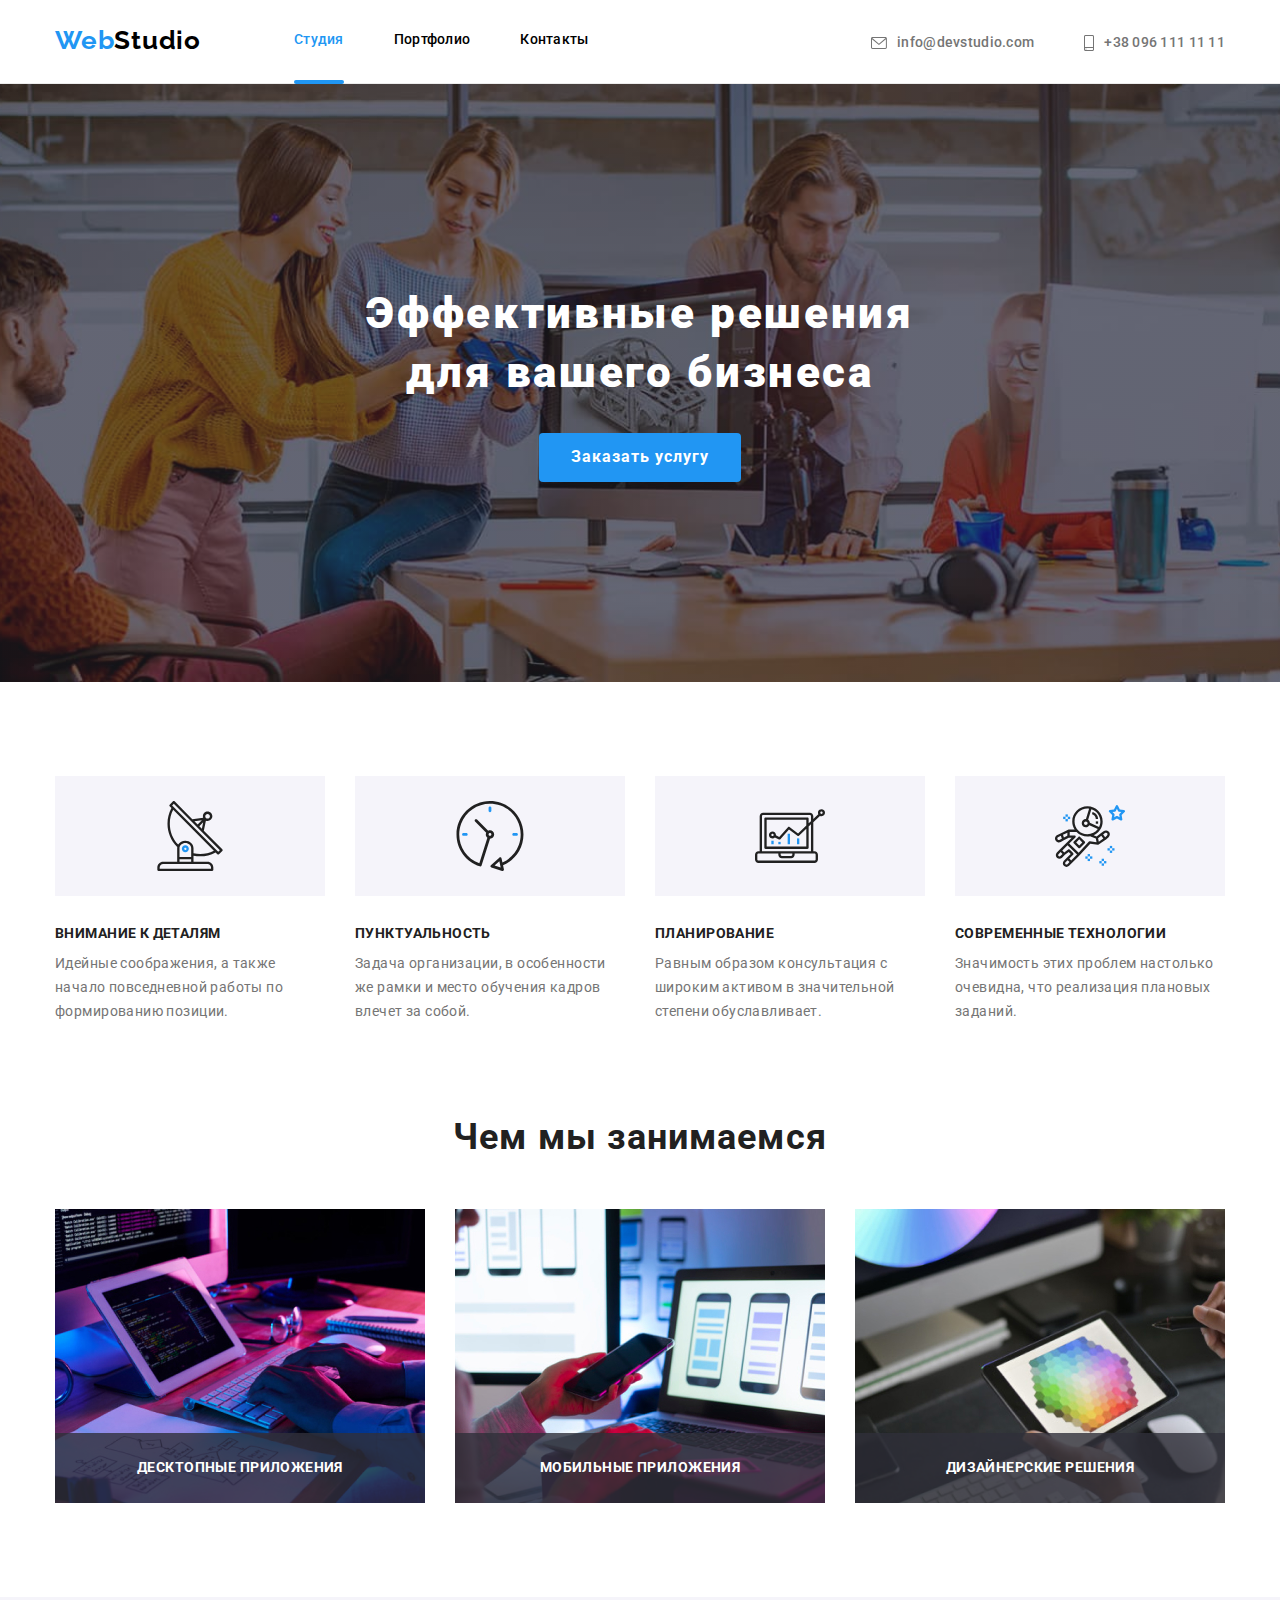
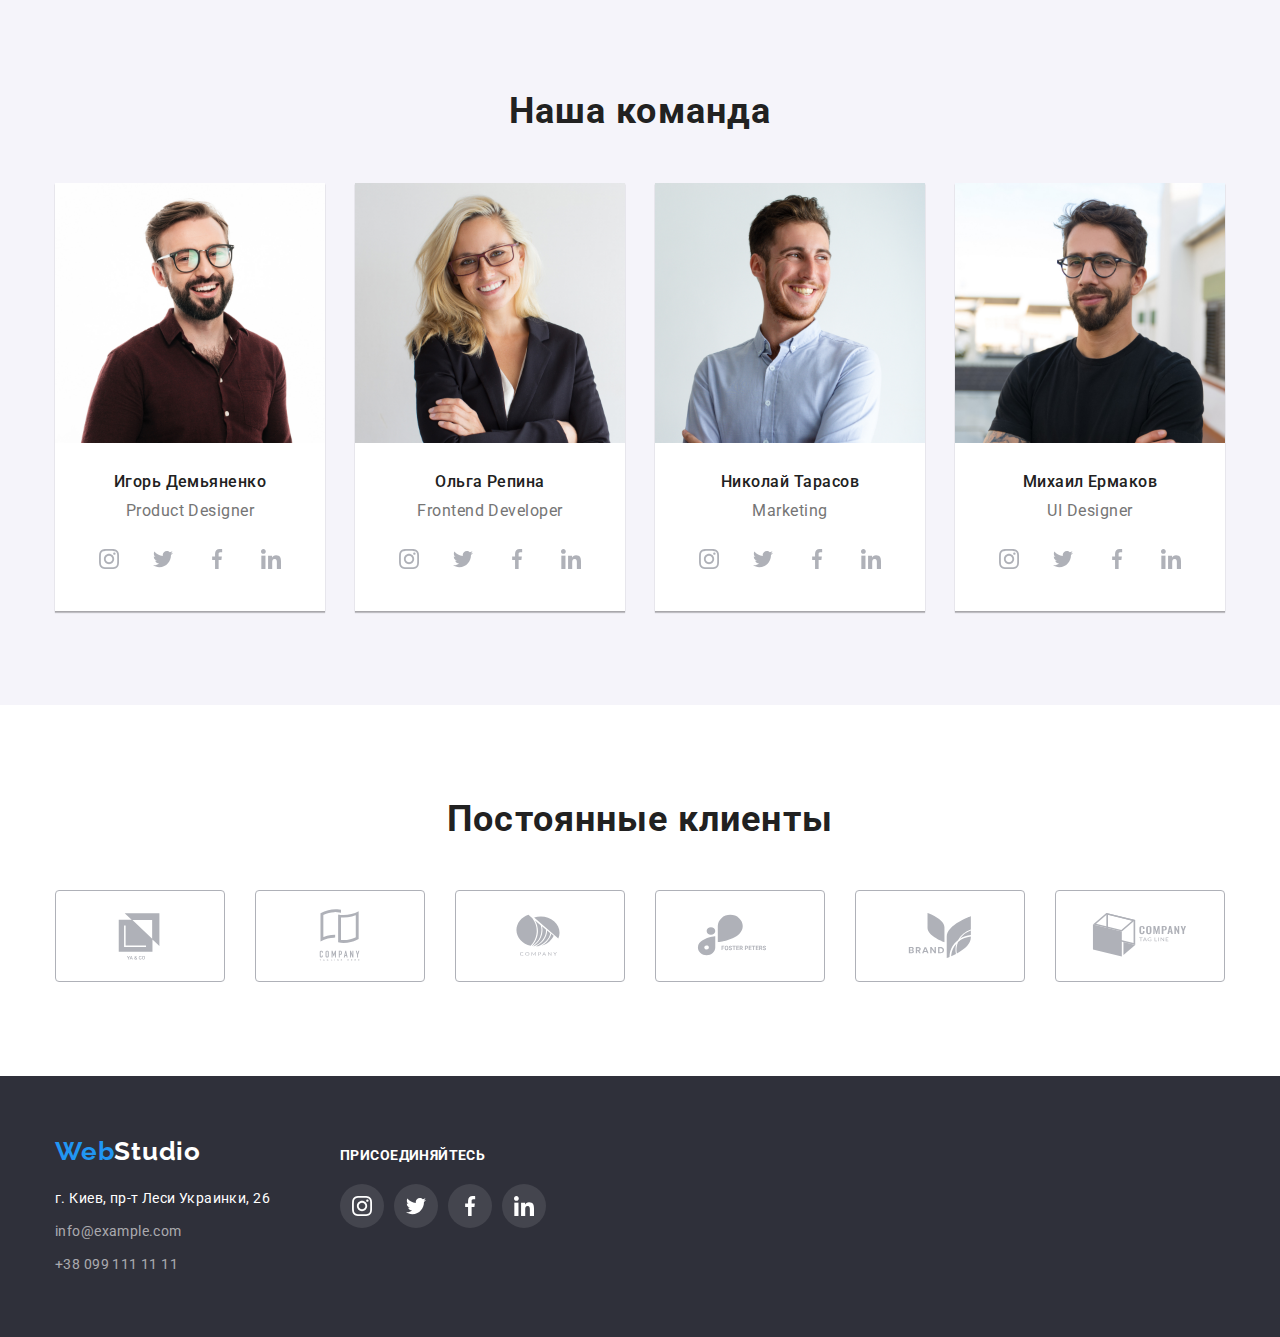
<file: index.html>
<!DOCTYPE html>
<html lang="ru">
<head>
    <meta charset="UTF-8">
    <meta http-equiv="X-UA-Compatible" content="IE=edge">
    <meta name="viewport" content="width=device-width, initial-scale=1.0">
    <link href="https://fonts.googleapis.com/css2?family=Raleway:wght@700&family=Roboto:wght@400;500;700;900&display=swap"
        rel="stylesheet">
    <title lang="en">WebStudio</title>
    <link rel="stylesheet" href="https://cdnjs.cloudflare.com/ajax/libs/modern-normalize/1.1.0/modern-normalize.css"
        integrity="sha512-Y0MM+V6ymRKN2zStTqzQ227DWhhp4Mzdo6gnlRnuaNCbc+YN/ZH0sBCLTM4M0oSy9c9VKiCvd4Jk44aCLrNS5Q=="
        crossorigin="anonymous" referrerpolicy="no-referrer" />
    <link rel="stylesheet" href="./css/styles.css">
</head>
<body>
    <header class="header">
        <div class="container flex-container">
            <nav class="header-nav-container">
                <a class="logo" lang="en" href=""><span class="logo-web">Web</span>Studio</a>
                <ul class="header-list list">
                    <li class="header-list-item"><a class="current-page header-list-item-link" href="./index.html">Студия</a></li>
                    <li class="header-list-item"><a class="header-list-item-link" href="./portfolio.html">Портфолио</a>
                    </li>
                    <li class="header-list-item"><a class="header-list-item-link" href="">Контакты</a></li>
                </ul>
            </nav>
            <ul class="header-contacts list">
                <li class="contacts-item">
                    <a class="contacts-item-link"href="mailto:info@devstudio.com ">
                        <svg class="icon-contact-item" >
                            <use href="./images/portfolio/icon/icons.svg#icon-envelope"></use>
                        </svg>info@devstudio.com</a>
                </li>
                <li class="contacts-item">
                    <a class="contacts-item-link" href="tel:+380961111111">
                        <svg class="icon-contact-item smartphone">
                            <use href="./images/portfolio/icon/icons.svg#icon-smartphone"></use>
                        </svg> 
                        +38 096 111 11 11
                    </a>
                </li>
            </ul>
        </div>
    </header>
        <main class="main">
                <section class="main-decision-section">
                    <div class="container">
                        <h1 class="main-title-business">Эффективные решения <br> для вашего бизнеса</h1>
                        <button data-modal-open class="model-button button" type="button">Заказать услугу</button>
                       
                    </div>
                </section>
            <section class="main-description-section section">
                <div class="container">
                    <h2 class="visually-hidden-title" lang="en">Properties</h2>
                    <ul class="main-properties-list list">
                        <li class="main-properties-list-item">
                            <div class="icon-container">
                                <svg class="icon">
                                    <use href="./images/portfolio/icon/icons.svg#icon-antenna"></use>
                                </svg>
                            </div>
                            <h3 class="business-title">Внимание к деталям</h3>
                            <p class="business-description">Идейные соображения, а также начало повседневной работы по формированию позиции.
                            </p>
                        </li>
                        <li class="main-properties-list-item">
                            <div class="icon-container">
                                <svg class="icon">
                                    <use href="./images/portfolio/icon/icons.svg#icon-clock"></use>
                                </svg>
                            </div>
                            <h3 class="business-title">Пунктуальность</h3>
                            <p class="business-description">Задача организации, в особенности же рамки и место обучения кадров влечет за
                                собой.</p>
                        </li>
                        <li class="main-properties-list-item">
                            <div class="icon-container">
                                <svg class="icon">
                                    <use href="./images/portfolio/icon/icons.svg#icon-diagram"></use>
                                </svg>
                            </div>
                            <h3 class="business-title">Планирование</h3>
                            <p class="business-description">Равным образом консультация с широким активом в значительной степени
                                обуславливает.</p>
                        </li>
                        <li class="main-properties-list-item">
                            <div class="icon-container">
                                <svg class="icon">
                                    <use href="./images/portfolio/icon/icons.svg#icon-astronaut"></use>
                                </svg>
                            </div>
                            <h3 class="business-title">Современные технологии</h3>
                            <p class="business-description">Значимость этих проблем настолько очевидна, что реализация плановых заданий.</p>
                        </li>
                    </ul>
                </div>
            </section>
            <section class="our-job-section section">
                <div class="container">
                    <h2 class="job-title">Чем мы занимаемся</h2>
                    <ul class="example-images list">
                        <li class="example-img-item">
                            <img src="./images/business1.jpg" width="370" alt="печать на клавиатуре">
                            <p class="example-text">Десктопные приложения</p>
                        </li>
                        <li class="example-img-item">
                            <img src="./images/business2.jpg" width="370" alt="телефон в руке">
                            <p class="example-text">Мобильные приложения</p>
                        </li>
                        <li class="example-img-item">
                            <img src="./images/business3.jpg" width="370" alt="работа на планшете">
                            <p class="example-text">Дизайнерские решения</p>
                        </li>
                    </ul>
                </div>
            </section>
            <section class="team-section section">
                    <div class="container">
                        <h2 class="team-title">Наша команда</h2>
                        <ul class="team-list list">
                            <li class="studio-team-list-item">
                                <img class="team-person-photo" src="./images/team/Igor.jpg" width="270" alt="мужчина в очках улыбается">
                                <div class="team-description-section">
                                    <h3 class="team-person-title">Игорь Демьяненко</h3>
                                    <p class="team-person-description">Product Designer</p>
                                    <ul class="list icon-team-network-list">
                                        <li class="icon-team-network-item">
                                            <a class="icon-background-team" href="">
                                                <svg class="icon-team">
                                                    <use href="./images/portfolio/icon/icons.svg#icon-instagram"></use>
                                                </svg>
                                            </a> 
                                        </li>
                                        <li class="icon-team-network-item">
                                            <a class="icon-background-team" href="">
                                                <svg class="icon-team">
                                                    <use href="./images/portfolio/icon/icons.svg#icon-twitter"></use>
                                                </svg>
                                            </a>
                                        </li>
                                        <li class="icon-team-network-item">
                                            <a class="icon-background-team" href="">
                                                <svg class="icon-team">
                                                    <use href="./images/portfolio/icon/icons.svg#icon-facebook"></use>
                                                </svg>
                                            </a>
                                        </li>
                                        <li class="icon-team-network-item">
                                            <a class="icon-background-team" href="">
                                                <svg class="icon-team">
                                                    <use href="./images/portfolio/icon/icons.svg#icon-linkedin"></use>
                                                </svg>
                                            </a>
                                        </li>
                                    </ul>
                                </div>
                            </li>
                            <li class="studio-team-list-item">
                                <img class="team-person-photo" src="./images/team/Olga.jpg" width="270" alt="девушка улыбается">
                                <div class="team-description-section">
                                    <h3 class="team-person-title">Ольга Репина</h3>
                                    <p class="team-person-description">Frontend Developer</p>
                                    <ul class="list icon-team-network-list">
                                        <li class="icon-team-network-item">
                                            <a class="icon-background-team" href="">
                                                <svg class="icon-team">
                                                    <use href="./images/portfolio/icon/icons.svg#icon-instagram"></use>
                                                </svg>
                                            </a> 
                                        </li>
                                        <li class="icon-team-network-item">
                                            <a class="icon-background-team" href="">
                                                <svg class="icon-team">
                                                    <use href="./images/portfolio/icon/icons.svg#icon-twitter"></use>
                                                </svg>
                                            </a>
                                        </li>
                                        <li class="icon-team-network-item">
                                            <a class="icon-background-team" href="">
                                                <svg class="icon-team">
                                                    <use href="./images/portfolio/icon/icons.svg#icon-facebook"></use>
                                                </svg>
                                            </a>
                                        </li>
                                        <li class="icon-team-network-item">
                                            <a class="icon-background-team" href="">
                                                <svg class="icon-team">
                                                    <use href="./images/portfolio/icon/icons.svg#icon-linkedin"></use>
                                                </svg>
                                            </a>
                                        </li>
                                    </ul>
                                </div>
                            </li>
                            <li class="studio-team-list-item">
                                <img class="team-person-photo" src="./images/team/Nikolai.jpg" width="270" alt="мужчина улыбается">
                                <div class="team-description-section">
                                    <h3 class="team-person-title">Николай Тарасов</h3>
                                    <p class="team-person-description">Marketing</p>
                                    <ul class="list icon-team-network-list">
                                        <li class="icon-team-network-item">
                                            <a class="icon-background-team" href="">
                                                <svg class="icon-team">
                                                    <use href="./images/portfolio/icon/icons.svg#icon-instagram"></use>
                                                </svg>
                                            </a> 
                                        </li>
                                        <li class="icon-team-network-item">
                                            <a class="icon-background-team" href="">
                                                <svg class="icon-team">
                                                    <use href="./images/portfolio/icon/icons.svg#icon-twitter"></use>
                                                </svg>
                                            </a>
                                        </li>
                                        <li class="icon-team-network-item">
                                            <a class="icon-background-team" href="">
                                                <svg class="icon-team">
                                                    <use href="./images/portfolio/icon/icons.svg#icon-facebook"></use>
                                                </svg>
                                            </a>
                                        </li>
                                        <li class="icon-team-network-item">
                                            <a class="icon-background-team" href="">
                                                <svg class="icon-team">
                                                    <use href="./images/portfolio/icon/icons.svg#icon-linkedin"></use>
                                                </svg>
                                            </a>
                                        </li>
                                    </ul>
                                </div> 
                            </li>
                            <li class="studio-team-list-item">
                                <img class="team-person-photo" src="./images/team/Michael.jpg" width="270" alt="Мужчина в очках">
                                <div class="team-description-section">
                                    <h3 class="team-person-title">Михаил Ермаков</h3>
                                    <p class="team-person-description">UI Designer</p>
                                    <ul class="list icon-team-network-list">
                                        <li class="icon-team-network-item">
                                            <a class="icon-background-team" href="">
                                                <svg class="icon-team">
                                                    <use href="./images/portfolio/icon/icons.svg#icon-instagram"></use>
                                                </svg>
                                            </a> 
                                        </li>
                                        <li class="icon-team-network-item">
                                            <a class="icon-background-team" href="">
                                                <svg class="icon-team">
                                                    <use href="./images/portfolio/icon/icons.svg#icon-twitter"></use>
                                                </svg>
                                            </a>
                                        </li>
                                        <li class="icon-team-network-item">
                                            <a class="icon-background-team" href="">
                                                <svg class="icon-team">
                                                    <use href="./images/portfolio/icon/icons.svg#icon-facebook"></use>
                                                </svg>
                                            </a>
                                        </li>
                                        <li class="icon-team-network-item">
                                            <a class="icon-background-team" href="">
                                                <svg class="icon-team">
                                                    <use href="./images/portfolio/icon/icons.svg#icon-linkedin"></use>
                                                </svg>
                                            </a>
                                        </li>
                                    </ul>
                                </div>
                            </li>
                        </ul>
                    </div>
            </section>
            <section class="clients-section section">
                <div class="container">
                    <h2 class="clients-title">Постоянные клиенты</h2>
                    <ul class="clients-list-example list">
                        <li class="clients-list-item">
                            <a class="clients-list-link" href="">
                                <svg class="clients-icon">
                                    <use href="./images/portfolio/icon/icons.svg#icon-ya-co-logo"></use>
                                </svg>
                            </a>
                        </li>
                        <li class="clients-list-item">
                            <a class="clients-list-link" href="">
                                <svg class="clients-icon">
                                    <use href="./images/portfolio/icon/icons.svg#icon-company-tagline-logo"></use>
                                </svg>
                            </a>
                        </li>
                        <li class="clients-list-item">
                            <a class="clients-list-link" href="">
                                <svg class="clients-icon">
                                    <use href="./images/portfolio/icon/icons.svg#icon-company-logo"></use>
                                </svg>
                            </a>
                        </li>
                        <li class="clients-list-item">
                            <a class="clients-list-link" href="">
                                <svg class="clients-icon">
                                    <use href="./images/portfolio/icon/icons.svg#icon-fosters-peters-logo"></use>
                                </svg>
                            </a>
                        </li>
                        <li class="clients-list-item">
                            <a class="clients-list-link" href="">
                                <svg class="clients-icon">
                                    <use href="./images/portfolio/icon/icons.svg#icon-brand-logo"></use>
                                </svg>
                            </a>
                        </li>
                        <li class="clients-list-item">
                            <a class="clients-list-link" href="">
                                <svg class="clients-icon">
                                    <use href="./images/portfolio/icon/icons.svg#icon-tag-line-logo"></use>
                                </svg>
                            </a>
                        </li>
                    </ul>
                    </section>
                </div>
        </main>
        <footer class="footer">
            <div class="container flex-container">
                <div class="footer-adress">
                    <a class="footer-logo" lang="en" href=""><span class="logo-web">Web</span>Studio</a>
                    <address class="address">
                        <ul class="list">
                            <li class="address-list-item"> <a class="list-item adress map" href="https://goo.gl/maps/zFuHG1yWftqur64G7"
                                    target="_blank" rel="noopener norefferer">г. Киев, пр-т
                                    Леси Украинки, 26</a></li>
                            <li class="address-list-item">
                                <a class="list-item" href="mailto:info@example.com ">info@example.com</a>
                            </li>
                            <li class="address-list-item">
                                <a class="list-item" href="tel:+380991111111">+38 099 111 11 11</a>
                            </li>
                        </ul>
                    </address>
                </div>
                <div class="footer-media">
                    <section class="join-section">
                        <h2 class="join-section-title">Присоединяйтесь</h2>
                        <ul class="join-media-footer list">
                            <li class="media-footer-list">
                                <a class="media-footer-link" href="">
                                    <svg class="icon-media-footer">
                                        <use href="./images/portfolio/icon/icons.svg#icon-instagram"></use>
                                    </svg>
                                </a>
                            </li>
                            <li class="media-footer-list" >
                                <a class="media-footer-link" href="">
                                    <svg class="icon-media-footer">
                                        <use href="./images/portfolio/icon/icons.svg#icon-twitter"></use>
                                    </svg>
                                </a>
                            </li>
                            <li class="media-footer-list">
                                <a class="media-footer-link" href="">
                                    <svg class="icon-media-footer">
                                        <use href="./images/portfolio/icon/icons.svg#icon-facebook"></use>
                                    </svg>
                                </a>
                            </li>
                            <li class="media-footer-list" >
                                <a class="media-footer-link" href="">
                                    <svg class="icon-media-footer">
                                        <use href="./images/portfolio/icon/icons.svg#icon-linkedin"></use>
                                    </svg>
                                </a>
                            </li>
                        </ul>
                    </section>
                </div>
            </div>
        </footer>
        <div class="backdrop is-hidden" data-modal>
            <div class="modal">
                <button class="close-modal-button" data-modal-close type="button">
                    <svg class="close-modal-icon">
                        <use href="./images/portfolio/icon/close-icon.svg#icon-close-icon"></use>
                    </svg>
                </button>
            </div>
        </div>
    <script src="./js/modal.js"></script>
</body>
</html>
</file>
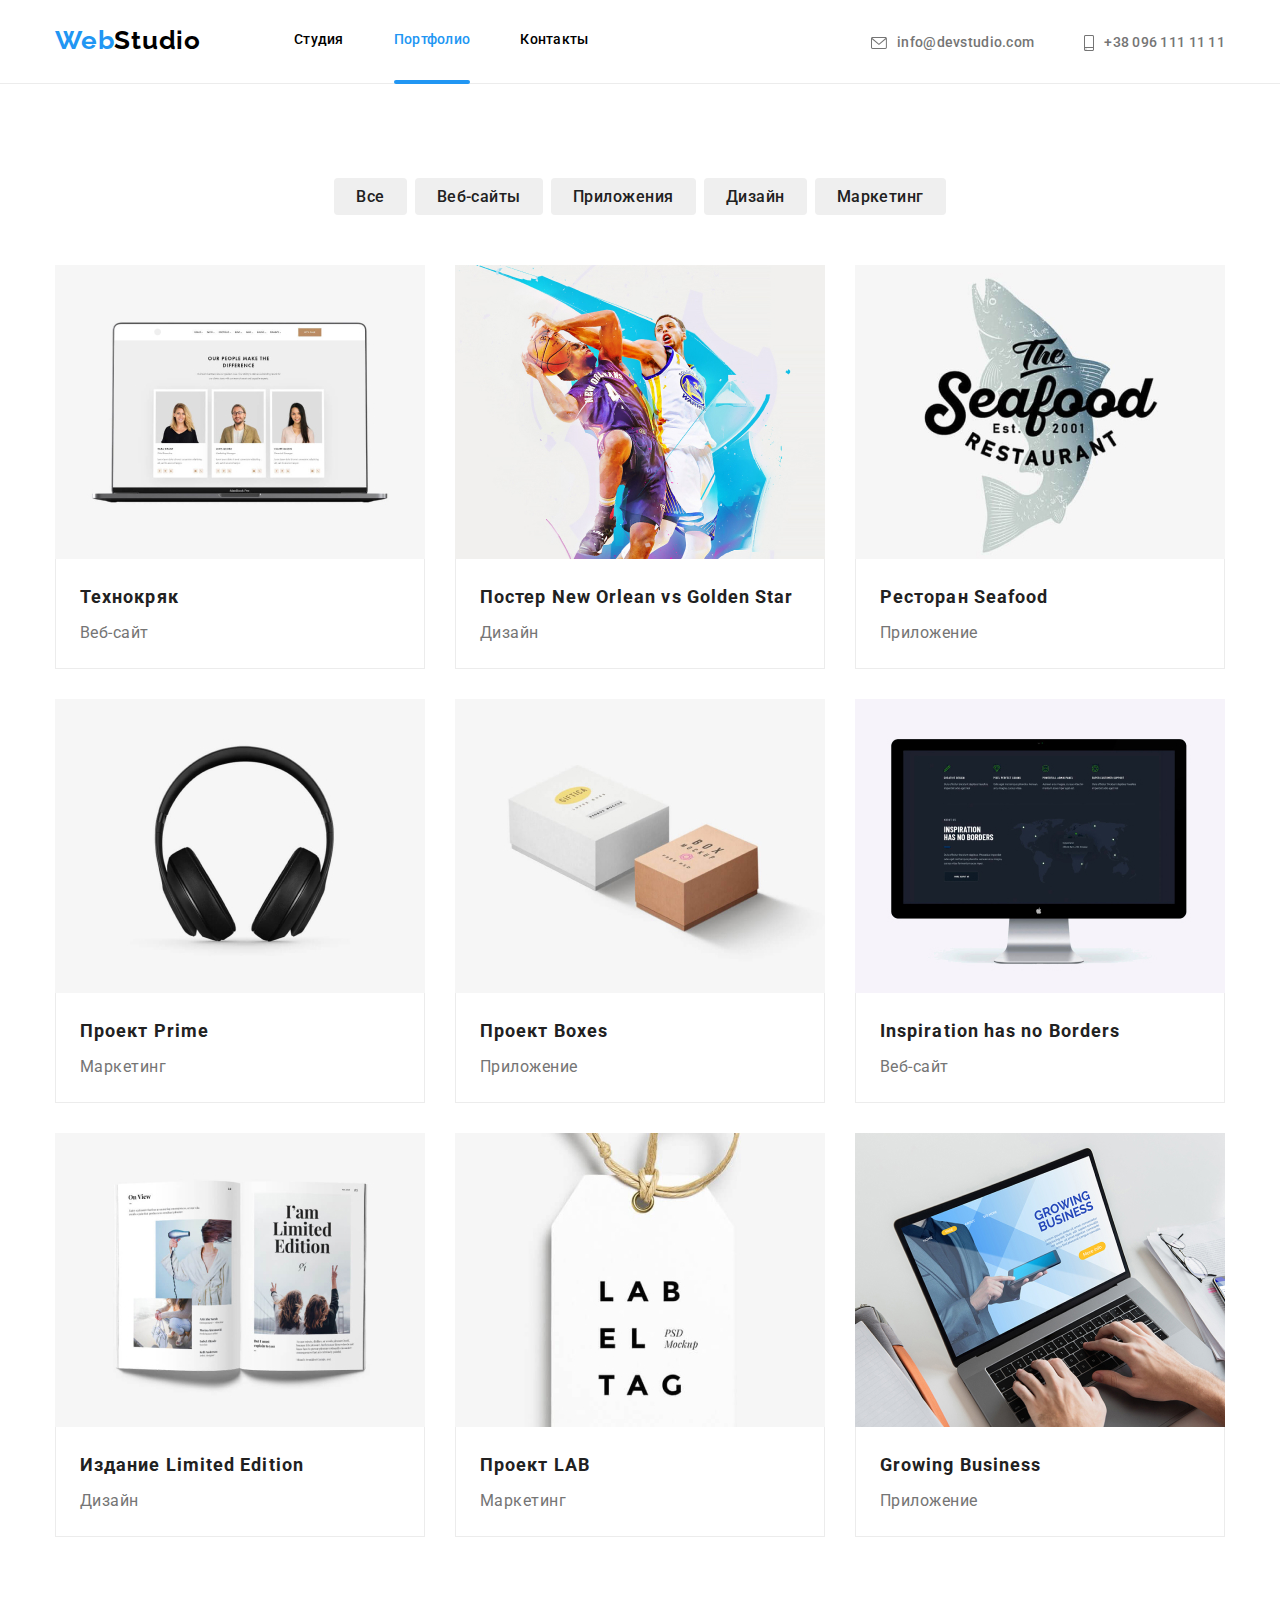
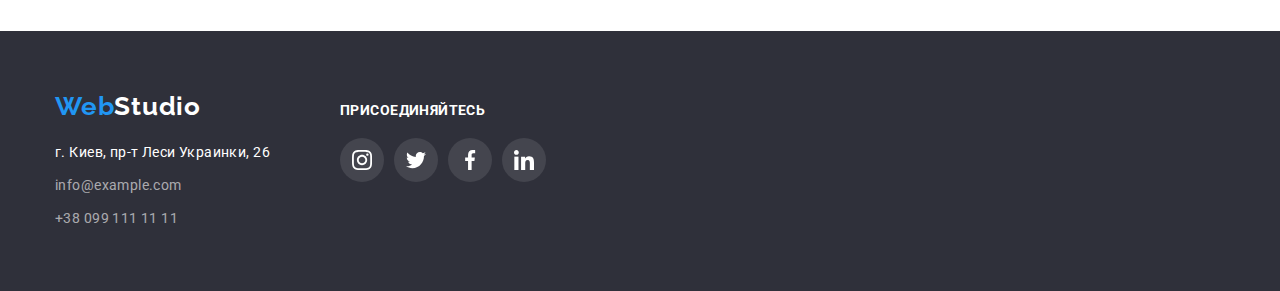
<file: portfolio.html>
<!DOCTYPE html>
<html lang="en">
<head>
    <meta charset="UTF-8">
    <meta http-equiv="X-UA-Compatible" content="IE=edge">
    <meta name="viewport" content="width=device-width, initial-scale=1.0">
    <link href="https://fonts.googleapis.com/css2?family=Raleway:wght@700&family=Roboto:wght@400;500;700;900&display=swap"
        rel="stylesheet">
    <link rel="stylesheet" href="https://cdnjs.cloudflare.com/ajax/libs/modern-normalize/1.1.0/modern-normalize.css"
            integrity="sha512-Y0MM+V6ymRKN2zStTqzQ227DWhhp4Mzdo6gnlRnuaNCbc+YN/ZH0sBCLTM4M0oSy9c9VKiCvd4Jk44aCLrNS5Q=="
            crossorigin="anonymous" referrerpolicy="no-referrer" />
    <link rel="stylesheet" href="./css/styles.css">
    <title>Portfolio</title>
</head>
<body>
    <header class="header">
        <div class="container flex-container">
            <nav class="header-nav-container">
                <a class="logo" lang="en" href=""><span class="logo-web">Web</span>Studio</a>
                <ul class="header-list list">
                    <li class="header-list-item"><a class="header-list-item-link" href="./index.html">Студия</a></li>
                    <li class="header-list-item"><a class="current-page header-list-item-link" href="./portfolio.html">Портфолио</a>
                    </li>
                    <li class="header-list-item"><a class="header-list-item-link" href="">Контакты</a></li>
                </ul>
            </nav>
            <ul class="header-contacts list">
                <li class="contacts-item">
                    <a class="contacts-item-link" href="mailto:info@devstudio.com ">
                        <svg class="icon-contact-item">
                            <use href="./images/portfolio/icon/icons.svg#icon-envelope"></use>
                        </svg>info@devstudio.com</a>
                </li>
                <li class="contacts-item">
                    <a class="contacts-item-link" href="tel:+380961111111">
                        <svg class="icon-contact-item smartphone">
                            <use href="./images/portfolio/icon/icons.svg#icon-smartphone"></use>
                        </svg>
                        +38 096 111 11 11
                    </a>
                </li>
            </ul>
        </div>
    </header>
    <main class="main">
        <section class="section">
            <div class="container">
                <h1 class="visually-hidden-title">Portfolio</h1>
                <ul class="portfolio-nav-list list">
                    <li class="portfolio-nav-list-item">
                        <button class="portfolio-main-button button" type="button">Все</button>
                    </li>
                    <li class="portfolio-nav-list-item">
                        <button class="portfolio-main-button button " type="button">Веб-сайты</button>
                    </li>
                    <li class="portfolio-nav-list-item">
                        <button class="portfolio-main-button button" type="button">Приложения</button>
                    </li>
                    <li class="portfolio-nav-list-item">
                        <button class="portfolio-main-button button" type="button">Дизайн</button>
                    </li>
                    <li class="portfolio-nav-list-item">
                        <button class="portfolio-main-button button" type="button">Маркетинг</button>
                    </li>
                </ul>
                <ul class="main-portfolio-list list">
                    <li class="main-portfolio-list-item">
                       <a class="main-portfolio-list-link" href="">
                            <div class="main-portfolio-overlay-container">
                                <img src="./images/portfolio/tehnokryak.jpg" width="370" alt="ноутбук">
                                <p class="main-portfolio-overlay">Ресурс предлагает комплексные предложения с разным уровнем функционала и сервисов. Все это позволит посетителю получить исчерпывающие сведения о компании или частном лице.</p>
                            </div>
                            <div class="portfolio-description-section">
                                <h2 class="portfolio-title">Технокряк</h2>
                                <p class="portfolio-text">Веб-сайт</p>
                            </div>
                       </a>
                    </li>
                    <li class="main-portfolio-list-item">
                        <a class="main-portfolio-list-link" href="">
                            <div class="main-portfolio-overlay-container">
                                <img src="./images/portfolio/new-orlean.jpg" width="370" alt="парни играют в баскетбол">
                                <p class="main-portfolio-overlay">Ресурс предлагает комплексные предложения с разным уровнем функционала и сервисов. Все это позволит посетителю получить исчерпывающие сведения о компании или частном лице.</p>
                            </div>
                            <div class="portfolio-description-section">
                                <h2 class="portfolio-title">Постер New Orlean vs Golden Star</h2>
                                <p class="portfolio-text">Дизайн</p>
                            </div>
                        </a>
                    </li>
                    <li class="main-portfolio-list-item">
                       <a class="main-portfolio-list-link" href="">
                            <div class="main-portfolio-overlay-container">
                                <img src="./images/portfolio/seafood.jpg" width="370" alt="логотип рыба">
                                <p class="main-portfolio-overlay">Ресурс предлагает комплексные предложения с разным уровнем функционала и сервисов. Все это позволит посетителю получить исчерпывающие сведения о компании или частном лице.</p>
                            </div>
                            <div class="portfolio-description-section">
                                <h2 class="portfolio-title">Ресторан Seafood</h2>
                                <p class="portfolio-text">Приложение</p>
                            </div>
                       </a>
                    </li>
                    <li class="main-portfolio-list-item">
                        <a class="main-portfolio-list-link" href="">
                            <div class="main-portfolio-overlay-container">
                                <img src="./images/portfolio/prime.jpg" width="370" alt="наушники">
                                <p class="main-portfolio-overlay">Ресурс предлагает комплексные предложения с разным уровнем функционала и сервисов. Все это позволит посетителю получить исчерпывающие сведения о компании или частном лице.</p>
                            </div>
                            <div class="portfolio-description-section">
                                <h2 class="portfolio-title">Проект Prime</h2>
                                <p class="portfolio-text">Маркетинг</p>
                            </div>
                        </a>
                    </li>
                    <li class="main-portfolio-list-item">
                        <a class="main-portfolio-list-link" href="">
                            <div class="main-portfolio-overlay-container">
                                <img src="./images/portfolio/boxes.jpg" width="370" alt="две коробки">
                                <p class="main-portfolio-overlay">Ресурс предлагает комплексные предложения с разным уровнем функционала и сервисов. Все это позволит посетителю получить исчерпывающие сведения о компании или частном лице.</p>
                            </div>
                            <div class="portfolio-description-section">
                                <h2 class="portfolio-title">Проект Boxes</h2>
                                <p class="portfolio-text">Приложение</p>
                            </div>
                        </a>
                    </li>
                    <li class="main-portfolio-list-item">
                        <a class="main-portfolio-list-link" href="">
                            <div class="main-portfolio-overlay-container">
                                <img src="./images/portfolio/inspiration.jpg" width="370" alt="монитор">
                                <p class="main-portfolio-overlay">Ресурс предлагает комплексные предложения с разным уровнем функционала и сервисов. Все это позволит посетителю получить исчерпывающие сведения о компании или частном лице.</p>
                            </div>
                            <div class="portfolio-description-section">
                                <h2 class="portfolio-title">Inspiration has no Borders</h2>
                                <p class="portfolio-text">Веб-сайт</p>
                            </div>
                        </a>
                    </li>
                    <li class="main-portfolio-list-item">
                        <a class="main-portfolio-list-link" href="">
                            <div class="main-portfolio-overlay-container">
                                <img src="./images/portfolio/limited-edition.jpg" width="370" alt="книга">
                                <p class="main-portfolio-overlay">Ресурс предлагает комплексные предложения с разным уровнем функционала и сервисов. Все это позволит посетителю получить исчерпывающие сведения о компании или частном лице.</p>
                            </div>
                            <div class="portfolio-description-section">
                                <h2 class="portfolio-title">Издание Limited Edition</h2>
                                <p class="portfolio-text">Дизайн</p>
                            </div>
                        </a>
                    </li>
                    <li class="main-portfolio-list-item">
                        <a class="main-portfolio-list-link" href="">
                            <div class="main-portfolio-overlay-container">
                                <img src="./images/portfolio/lab.jpg" width="370" alt="лэйбл">
                                <p class="main-portfolio-overlay">Ресурс предлагает комплексные предложения с разным уровнем функционала и сервисов. Все это позволит посетителю получить исчерпывающие сведения о компании или частном лице.</p>
                            </div>
                            <div class="portfolio-description-section">
                                <h2 class="portfolio-title">Проект LAB</h2>
                                <p class="portfolio-text">Маркетинг</p>
                            </div>
                        </a>
                    </li>
                    <li class="main-portfolio-list-item">
                        <a class="main-portfolio-list-link" href="">
                            <div class="main-portfolio-overlay-container">
                                <img src="./images/portfolio/growing-business.jpg" width="370" alt="ноутбук">
                                <p class="main-portfolio-overlay">Ресурс предлагает комплексные предложения с разным уровнем функционала и сервисов. Все это позволит посетителю получить исчерпывающие сведения о компании или частном лице.</p>
                            </div>
                            <div class="portfolio-description-section">
                                <h2 class="portfolio-title">Growing Business</h2>
                                <p class="portfolio-text">Приложение</p>
                            </div>
                        </a>
                    </li>
                </ul>
            </div>
        </section>
    </main>
    <footer class="footer">
        <div class="container flex-container">
            <div class="footer-adress">
                <a class="footer-logo" lang="en" href=""><span class="logo-web">Web</span>Studio</a>
                <address class="address">
                    <ul class="list">
                        <li class="address-list-item"> <a class="list-item adress map"
                                href="https://goo.gl/maps/zFuHG1yWftqur64G7" target="_blank" rel="noopener norefferer">г.
                                Киев, пр-т
                                Леси Украинки, 26</a></li>
                        <li class="address-list-item">
                            <a class="list-item" href="mailto:info@example.com ">info@example.com</a>
                        </li>
                        <li class="address-list-item">
                            <a class="list-item" href="tel:+380991111111">+38 099 111 11 11</a>
                        </li>
                    </ul>
                </address>
            </div>
            <div class="footer-media">
                <section class="join-section">
                    <h2 class="join-section-title">Присоединяйтесь</h2>
                    <ul class="join-media-footer list">
                        <li class="media-footer-list">
                            <a class="media-footer-link" href="">
                                <svg class="icon-media-footer">
                                    <use href="./images/portfolio/icon/icons.svg#icon-instagram"></use>
                                </svg>
                            </a>
                        </li>
                        <li class="media-footer-list">
                            <a class="media-footer-link" href="">
                                <svg class="icon-media-footer">
                                    <use href="./images/portfolio/icon/icons.svg#icon-twitter"></use>
                                </svg>
                            </a>
                        </li>
                        <li class="media-footer-list">
                            <a class="media-footer-link" href="">
                                <svg class="icon-media-footer">
                                    <use href="./images/portfolio/icon/icons.svg#icon-facebook"></use>
                                </svg>
                            </a>
                        </li>
                        <li class="media-footer-list">
                            <a class="media-footer-link" href="">
                                <svg class="icon-media-footer">
                                    <use href="./images/portfolio/icon/icons.svg#icon-linkedin"></use>
                                </svg>
                            </a>
                        </li>
                    </ul>
                </section>
            </div>
        </div>
    </footer>
</body>
</html>
</file>
<file: css/styles.css>
:root{
    --focus-color: #2196F3;
    --title-color: #212121;
    --contact-color: #757575;
    --model-button: #188CE8;
    --basic-color: #000;
    --border-line-color: #ECECEC;
    --icon-color: #F5F4FA;
    --icon-border-color: #AFB1B8;
}
html {
    box-sizing: border-box;
}

h1,
h2,
h3,
h4,
h5,
h6,
p {
    margin-top: 0px;
    margin-bottom: 0px
}

ul,
ol {
    margin-top: 0px;
    margin-bottom: 0px;
    padding-left: 0px;
}

img {
    display: block;
}

.list{
    list-style: none;
    
}
.link{
    text-decoration: none;
}


body {
    font-family: Roboto;
    color: var(--basic-color);
    background-color: #fff;
    margin: 0 auto;
    
}

.button{
    cursor: pointer;
}

/*--------------------------------------ОБОЛОЧКА-УТИЛИТА-----------------------------------------------------------*/
.container{
    width: 1200px;
    padding: 0px 15px;
    margin: 0 auto;
}
.flex-container {
    display: flex;
    align-items: baseline;
}

.section{
    padding: 94px 0;
}


.current-page::after{
    content: "";

    position: absolute;
    left: 0;
    top: 100%;
   

    width: 100%;
    height: 4px;
    background-color: var(--focus-color);
    border-radius: 2px;
   
}
/*------------------------------------------------------Header-------------------------------------*/
.header {
    border-bottom: 1px solid var(--border-line-color);
}


.logo{
    font-family: 'Raleway';
    font-weight: 700;
    font-size: 26px;
    line-height: 1.19;
    letter-spacing: 0.03em;
    text-decoration: none;
    color: var(--basic-color);
    margin-right: 93px;
}
.logo-web{
    color: var(--focus-color);
}
.header-nav-container{
    display: flex;
    align-items: center;
}
.header-list {
    font-weight: 500;
    font-size: 14px;
    line-height: 1.14;
    letter-spacing: 0.02em;
    color: var(--title-color);
    display: flex;
}
.header-list-item{
    position: relative;
    
}


.header-list-item:not(:last-child) {
    margin-right: 50px;
}

.header-list-item-link {
    display: block;
    padding: 32px 0;
    color: var(--basic-color);
    text-decoration: none;
    transition: color 250ms cubic-bezier(0.4, 0, 0.2, 1);
}

.current-page {
    color: #2196F3;

}

.header-list-item-link:hover,
.header-list-item-link:focus{
    color: var(--focus-color);
    
}

.header-contacts{
    display: flex;
    align-items: center;
    margin-left: auto;
}
.contacts-item:not(:last-child){
    margin-right: 50px;
}
.contacts-item-link{
    display: flex;
    align-items: center;
    font-weight: 500;
    font-size: 14px;
    line-height: 1.14;
    letter-spacing: 0.02em;
    color: var(--contact-color);
    text-decoration: none;  
    padding: 32px 0;
    transition: color 250ms cubic-bezier(0.4, 0, 0.2, 1);
}

.contacts-item-link:hover ,
.contacts-item-link:focus {
    color: var(--focus-color);
    
   
}
.icon-envelope-item{
    transition: fill 250ms cubic-bezier(0.4, 0, 0.2, 1);
}
.contacts-item-link:hover .icon-envelope-item{
    fill: var(--focus-color);
}


/*-----Main------*/

.main-decision-section{
    margin: 0 auto;
    background-color: #2F303A;
    padding-top: 200px;
    padding-bottom: 200px;
    text-align: center;
    background-image: linear-gradient( to right, rgba(47, 48, 58, 0.4), rgba(47, 48, 58, 0.4)), url(
    "../images/portfolio/bg-img.jpg");
    background-size: cover;
    background-repeat: no-repeat;
    background-position: center;
    max-width: 1600px;



}

/*----------ICON---------*/
.icon-contact-item{
    margin-right: 10px;
    fill: var(--contact-color);
    width: 16px;
    height: 12px;

    transition: fill 250ms cubic-bezier(0.4, 0, 0.2, 1);


}
.contacts-item-link:hover .icon-contact-item,
.contacts-item-link:focus .icon-contact-item{
    fill: var(--focus-color);
    
}

.smartphone{
    width: 10px;
    height: 16px;
}
.icon-container{
    background-color: var(--icon-color);
    width: 270px;
    height: 120px;
    margin-bottom: 30px;
    display: flex;
    justify-content: center;
    align-items: center;
}


.icon{
    width: 70px;
    height: 70px;
    
   
}

/*---------------------ICON-TEAM--------------------------*/
.icon-team{
    width: 20px;
    height: 20px;
    fill: currentColor;
}



.icon-team-network-list {
    display: flex;
    justify-content: center;
}


.icon-team-network-item:not(:last-child) {
    margin-right: 10px;
}

.icon-background-team {
    height: 44px;
    width: 44px;
    display: flex;
    align-items: center;
    justify-content: center;
    border-radius: 50%;
    color: var(--icon-border-color);

    transition: color 250ms cubic-bezier(0.4, 0, 0.2, 1), background-color 250ms cubic-bezier(0.4, 0, 0.2, 1);
}

.icon-background-team:hover,
.icon-background-team:focus {
    background-color: var(--focus-color);
    color: #fff;
    
}



.portfolio-nav-list{
    display: flex;
    justify-content: center;
    margin-bottom: 50px;
    
}

.portfolio-nav-list-item:not(:last-child){
    margin-right: 8px;
}

.main-portfolio-list{
    display: flex;
    flex-wrap: wrap; 
    margin: 0 auto;
 
}
.main-portfolio-list-item{
    margin-bottom: 30px;

}
.main-portfolio-list-item:not(:nth-child(3n)){
    margin-right: 30px;
}

.main-portfolio-list-item:nth-last-child(-n+3){
    margin-bottom: 0px;
}

.main-portfolio-list-link{
    display: block;
    text-decoration: none;

    transition: box-shadow 250ms cubic-bezier(0.4, 0, 0.2, 1), opacity 250ms cubic-bezier(0.4, 0, 0.2, 1), visibility 250ms cubic-bezier(0.4, 0, 0.2, 1);
}
.main-portfolio-list-link:hover,
.main-portfolio-list-link:focus{
    box-shadow: 1px 4px 6px rgba(0, 0, 0, 0.16), 0px 4px 4px rgba(0, 0, 0, 0.25);
    
    
}

.main-portfolio-list-link:hover .main-portfolio-overlay,
.main-portfolio-list-link:focus .main-portfolio-overlay{
    transform: translateY(0%);
}

.main-portfolio-overlay-container{
    position: relative;
    overflow: hidden;

}
.main-portfolio-overlay{
    position: absolute;
    top: 0;
    left: 0;
    width: 100%;
    height: 100%;

    transform: translateY(100%);
    transition: transform 250ms cubic-bezier(0.4, 0, 0.2, 1);


    
    font-size: 18px;
    line-height: 1.5;
    letter-spacing: 0.03em;
    color: #fff;
    background-color: rgba(33, 150, 243, 0.9);
    overflow: auto;

    padding: 63px 24px;
    
}

.portfolio-description-section{
    padding-top: 20px;
    padding-right: 24px;
    padding-bottom: 20px;
    padding-left: 24px;
    border-right: 1px solid var(--border-line-color);
    border-bottom: 1px solid var(--border-line-color);
    border-left: 1px solid var(--border-line-color);
}
.main-properties-list{
    display: flex;
   
}

.main-properties-list-item:not(:last-child){
    margin-right: 30px;
}

.main-title-business{
    font-weight: 900;
    font-size: 44px;
    line-height: 1.36;
    letter-spacing: 0.06em;
    color: #fff;
    text-align: center;
    margin-bottom: 30px;
}

.model-button{
    color: #fff;
    background-color: var(--focus-color);
    font-weight: 700;
    font-size: 16px;
    line-height: 1.8;
    letter-spacing: 0.06em;
    padding: 10px 32px;
    border-radius: 4px;
    text-align: center;
    border: none;

    transition: background-color 250ms cubic-bezier(0.4, 0, 0.2, 1);

}

.model-button:hover,
.model-button:focus{
    background-color: var(--model-button);
   
}

/*--------------------------MODAL-OPEN--------------------------------*/
.backdrop{
    position: fixed;
    top: 0;
    left: 0;

    width: 100%;
    height: 100%;
    background-color: rgba(0, 0, 0, 0.2);
   
    transition:opacity 250ms, visibility 250ms;
}
.is-hidden{
     pointer-events: none;
     opacity: 0;
    visibility: hidden;

}
.modal{
    position: absolute;
    top: 50%;
    left: 50%;
    transform: translate(-50%, -50%);
    box-sizing: border-box;


    padding: 8px;
    margin: auto;
    min-width: 528px;
    min-height: 581px;
    background-color: #fff;

}

.close-modal-button{
    position: absolute;
    top: 8px;
    right: 8px;

   width: 30px;
   height: 30px;
   cursor: pointer;
   border-radius: 50%;
   border: 1px solid rgb(0, 0, 0,0.1);

   color: #000;
   background-color: #fff;

   display: flex;
   justify-content: center;
   align-items: center;
   
}

.close-modal-icon{
   width: 18px;
   height: 18px;
   fill: currentColor;
    
}
/*-------------------/MODAL-WINDOW-----------------------*/

.business-title{
    font-weight: 700;
    font-size: 14px;
    line-height: 1.14;
    letter-spacing: 0.03em;
    color: var(--title-color);
    text-transform: uppercase;
    margin-bottom: 10px;
}

.visually-hidden-title {
    position: absolute;
    width: 1px;
    height: 1px;
    margin: -1px;
    border: 0;
    padding: 0;
    white-space: nowrap;
    clip-path: inset(100%);
    clip: rect(0 0 0 0);
    overflow: hidden;  
}



.business-description{
    font-weight: 400;
    font-size: 14px;
    line-height: 1.7;
    letter-spacing: 0.03em;
    color: var(--contact-color);
}

.our-job-section{
    padding-top: 0;
}

.job-title{
    font-weight: 700;
    font-size: 36px;
    line-height: 1.16;
    letter-spacing: 0.03em;
    color: var(--title-color);
    text-align: center;
    margin-bottom: 50px;
}

.example-images{
    display: flex;
    justify-content: center;
    
}

.example-img-item:not(:last-child){
    margin-right: 30px;
    
}

.example-img-item{
    position: relative;
}

.example-text{
    position: absolute;
    left:0;
    top: 100%;
    transform: translateY(-100%);

    font-weight: 700;
    font-size: 14px;
    line-height: 1.14;
    text-align: center;
    letter-spacing: 0.03em;
    text-transform: uppercase;
    color: #fff;

    background-color: rgba(47, 48, 58, 0.8);

    min-height: 70px;
    width: 100%;
    display: flex;
    align-items: center;
    justify-content: center;
}


.team-section{
    background-color: #F5F4FA;
    
}

.studio-team-list-item{
    background-color: #fff;
    text-align: center;
    box-shadow: 0px 2px 1px rgba(0, 0, 0, 0.2), 0px 1px 1px rgba(0, 0, 0, 0.14);
}

.team-title{
    font-weight: 700;
    font-size: 36px;
    line-height: 1.16;
    letter-spacing: 0.03em;
    color: var(--title-color);
    text-align: center;
    margin-bottom: 50px;
}

.team-list{
    display: flex;
    justify-content: center;
}

.studio-team-list-item:not(:last-child){
    margin-right: 30px;

}

.team-description-section{
    padding: 30px 0;
}

.team-person-title{
    font-weight: 500;
    font-size: 16px;
    line-height: 1.18;
    letter-spacing: 0.03em;
    color: var(--title-color);
    margin-bottom: 10px;
}

.team-person-description{
    font-weight: 400;
    font-size: 16px;
    line-height: 1.18;
    letter-spacing: 0.03em;
    color: var(--contact-color);
    margin-bottom: 16px;

}


.portfolio-main-button{
    font-family: 'Roboto';
    font-weight: 500;
    font-size: 16px;
    line-height: 1.6;
    text-align: center;
    letter-spacing: 0.03em;
    color: var(--title-color);
    border-radius: 4px;
    border: none;
    padding-top: 6px;
    padding-bottom: 6px;
    padding-right: 22px;
    padding-left: 22px;

    transition: background-color 250ms cubic-bezier(0.4, 0, 0.2, 1), color 250ms cubic-bezier(0.4, 0, 0.2, 1), box-shadow 250ms cubic-bezier(0.4, 0, 0.2, 1);
}

.portfolio-main-button:hover,
.portfolio-main-button:focus{
    background-color: var(--focus-color);
    color: #fff;
    box-shadow: 0px 4px 4px #00000025;
    
}
.portfolio-title{
    font-weight: 700;
    font-size: 18px;
    line-height: 2;
    letter-spacing: 0.06em;
    color: var(--title-color);
    margin-bottom: 4px;
}

.portfolio-text{
    font-weight: 400;
    font-size: 16px;
    line-height: 1.8;
    letter-spacing: 0.03em;
    color: var(--contact-color);
}


/*-----------------OUR-CLIENTS---------------------*/


.clients-title {
    font-weight: 700;
    font-size: 36px;
    line-height: 1.16;
    text-align: center;
    letter-spacing: 0.03em;
    color: var(--title-color);
    margin-bottom: 50px;
}

.clients-list-example {
    display: flex;
    justify-content: center;

}

.clients-list-item{
    width: 170px;
    height: 92px;
    
}
.clients-list-item:not(:last-child) {
    margin-right: 30px;
}
.clients-list-link{
    width: 100%;
    height: 100%;
    border: 1px solid var(--icon-border-color);
    border-radius: 4px;
    display: flex;
    justify-content: center;
    align-items: center;
    color: var(--icon-border-color);

    transition: color 250ms cubic-bezier(0.4, 0, 0.2, 1), border-color 250ms cubic-bezier(0.4, 0, 0.2, 1);
}

.clients-list-link:hover,
.clients-list-link:focus {
    color: var(--focus-color);
    border-color: var(--focus-color);
    
}

.clients-icon {
    width: 106px;
    height: 60px;
    fill: currentColor;
}


/*-----Footer------*/
.footer{
    background-color: #2F303A;
    padding: 60px 0;  
}
.footer-logo{
    color: #fff;
    font-family: 'Raleway';
    font-weight: 700;
    font-size: 26px;
    line-height: 1.19;
    letter-spacing: 0.03em;
    text-decoration: none;
    display: inline-block;
    margin-bottom: 20px;
    
}

.address{
    font-style: normal;
    font-weight: 400;
    font-size: 14px;
    line-height: 1.71;
    letter-spacing: 0.03em;
  
}

.address-list-item:not(:last-child) {
    margin-bottom: 9px;
}


.list-item{
    text-decoration: none;
    color: #ffffff99;

    transition: color 250ms cubic-bezier(0.4, 0, 0.2, 1);
}

.list-item:hover,
.list-item:focus{
    color: var(--focus-color);
    
}


.map{
    color: #fff;
}

/*------------------PROPOSAL-----------------*/

.join-section-title{
    font-weight: 700;
    font-size: 14px;
    line-height: 1.14;
    letter-spacing: 0.03em;
    text-transform: uppercase;
    margin-bottom: 20px;
    color: #fff;
}
.footer-adress{
    margin-right: 70px;
}


.join-media-footer {
    display: flex;
}



.media-footer-list:not(:last-child) {
        margin-right: 10px;
}


.media-footer-link {
    display: flex;
    border-radius: 50%;
    background-color: rgb(255, 255, 255,0.1);
    width: 44px;
    height: 44px;
    align-items: center;
    justify-content: center;

    transition: background-color 250ms cubic-bezier(0.4, 0, 0.2, 1);
}
.media-footer-link:hover,
.media-footer-link:focus {
    background-color: var(--focus-color);
   
}

.icon-media-footer {
    width: 20px;
    height: 20px;
    fill: #fff;
}
</file>
